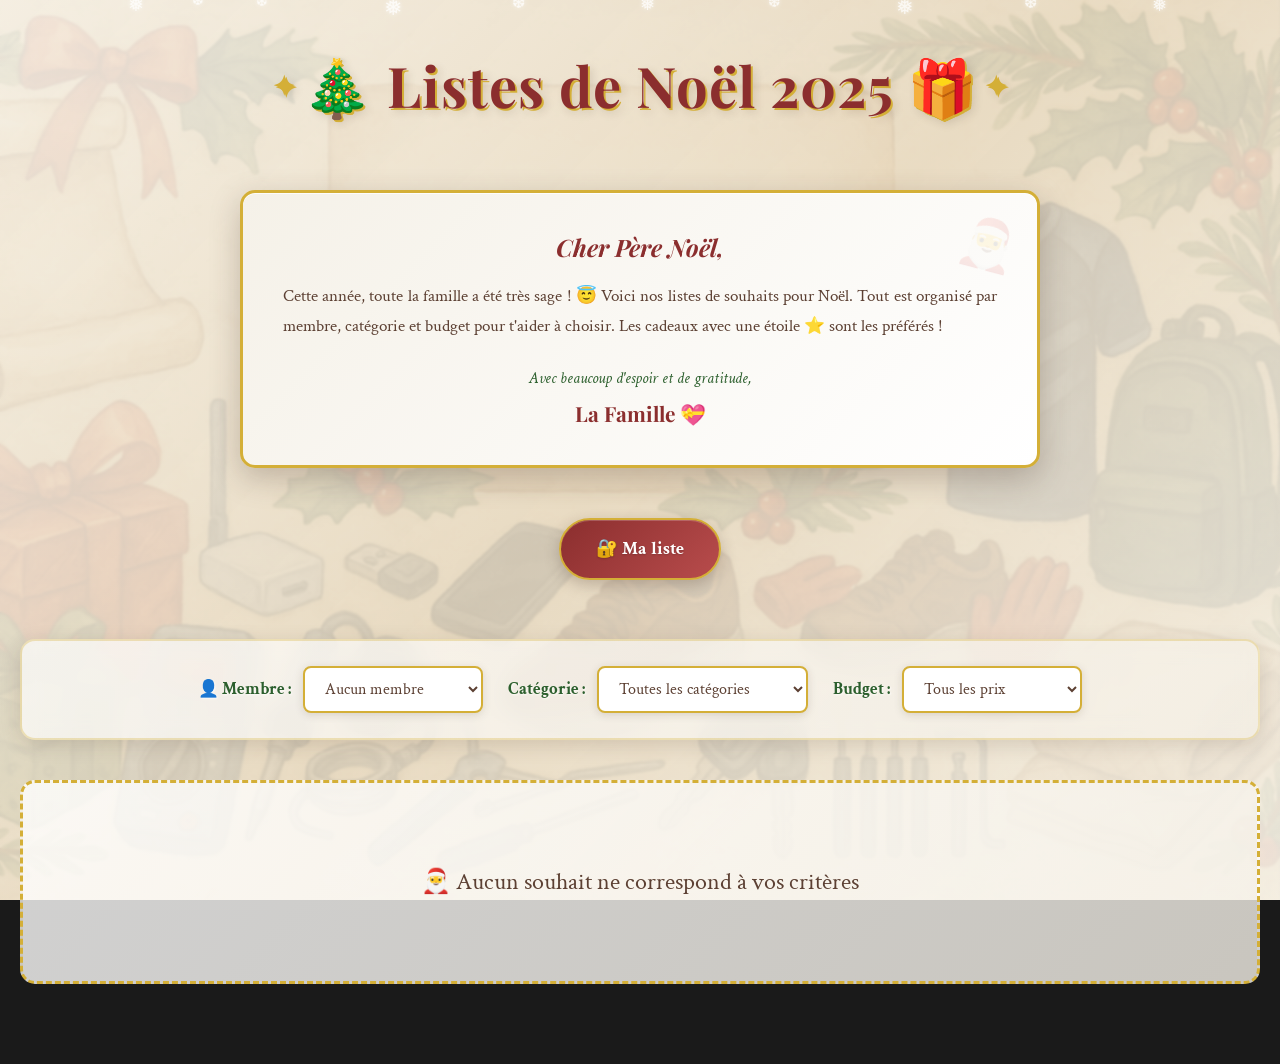
<file: index.html>
<!DOCTYPE html>
<html lang="fr">
<head>
    <meta charset="UTF-8">
    <meta name="viewport" content="width=device-width, initial-scale=1.0, maximum-scale=5.0, user-scalable=yes">
    <meta name="robots" content="noindex, nofollow">
    <meta name="theme-color" content="#2c5f2d">
    <meta name="apple-mobile-web-app-capable" content="yes">
    <meta name="apple-mobile-web-app-status-bar-style" content="black-translucent">
    <meta name="format-detection" content="telephone=no">
    <title>🎄 Ma Liste de Noël 2025</title>
    <link rel="stylesheet" href="assets/css/styles.css">
    <link rel="preconnect" href="https://fonts.googleapis.com">
    <link rel="preconnect" href="https://fonts.gstatic.com" crossorigin>
    <link href="https://fonts.googleapis.com/css2?family=Playfair+Display:wght@400;700&family=Crimson+Text:ital,wght@0,400;0,600;1,400&display=swap" rel="stylesheet">
</head>
<body>
    <!-- Flocons de neige animés -->
    <div class="snowflakes" aria-hidden="true">
        <div class="snowflake">❅</div>
        <div class="snowflake">❆</div>
        <div class="snowflake">❅</div>
        <div class="snowflake">❆</div>
        <div class="snowflake">❅</div>
        <div class="snowflake">❆</div>
        <div class="snowflake">❅</div>
        <div class="snowflake">❆</div>
        <div class="snowflake">❅</div>
        <div class="snowflake">❆</div>
    </div>

    <div class="container">
        <header>
            <h1 class="main-title">🎄 Listes de Noël 2025 🎁</h1>
            <div class="letter-intro">
                <p class="dear-santa">Cher Père Noël,</p>
                <p class="intro-text">
                    Cette année, toute la famille a été très sage ! 😇 Voici nos listes de souhaits pour Noël. 
                    Tout est organisé par membre, catégorie et budget pour t'aider à choisir. 
                    Les cadeaux avec une étoile ⭐ sont les préférés !
                </p>
                <p class="intro-signature">Avec beaucoup d'espoir et de gratitude,</p>
                <p class="intro-name">La Famille 💝</p>
            </div>
            <a href="login.html" class="btn-pdf" title="Accéder à ma liste personnelle">
                🔐 Ma liste
            </a>
        </header>

        <div class="filters">
            <div class="filter-group">
                <label>👤 Membre :</label>
                <select id="memberSelect" aria-label="Filtrer par membre">
                    <option value="all">Tous les membres</option>
                </select>
            </div>

            <div class="filter-group">
                <label>Catégorie :</label>
                <select id="categoryFilter" aria-label="Filtrer par catégorie">
                    <option value="all">Toutes les catégories</option>
                    <option value="Technologie">Technologie</option>
                    <option value="Livres / Films">Livres / Films</option>
                    <option value="Vêtements / Accessoires">Vêtements / Accessoires</option>
                    <option value="Maison / Décoration">Maison / Décoration</option>
                    <option value="Expériences">Expériences</option>
                    <option value="Autres">Autres</option>
                </select>
            </div>

            <div class="filter-group">
                <label>Budget :</label>
                <select id="priceFilter" aria-label="Filtrer par budget">
                    <option value="all">Tous les prix</option>
                    <option value="<20">Moins de 20€</option>
                    <option value="<50">Moins de 50€</option>
                    <option value="<100">Moins de 100€</option>
                    <option value=">100">Plus de 100€</option>
                </select>
            </div>
        </div>

        <div id="wishlist" class="wishlist-grid">
            <!-- Les souhaits seront ajoutés ici par JavaScript -->
        </div>

        <div id="emptyState" class="empty-state hidden">
            <p>🎅 Aucun souhait ne correspond à vos critères</p>
        </div>
    </div>

    <script src="assets/js/public.js"></script>
</body>
</html>
</file>
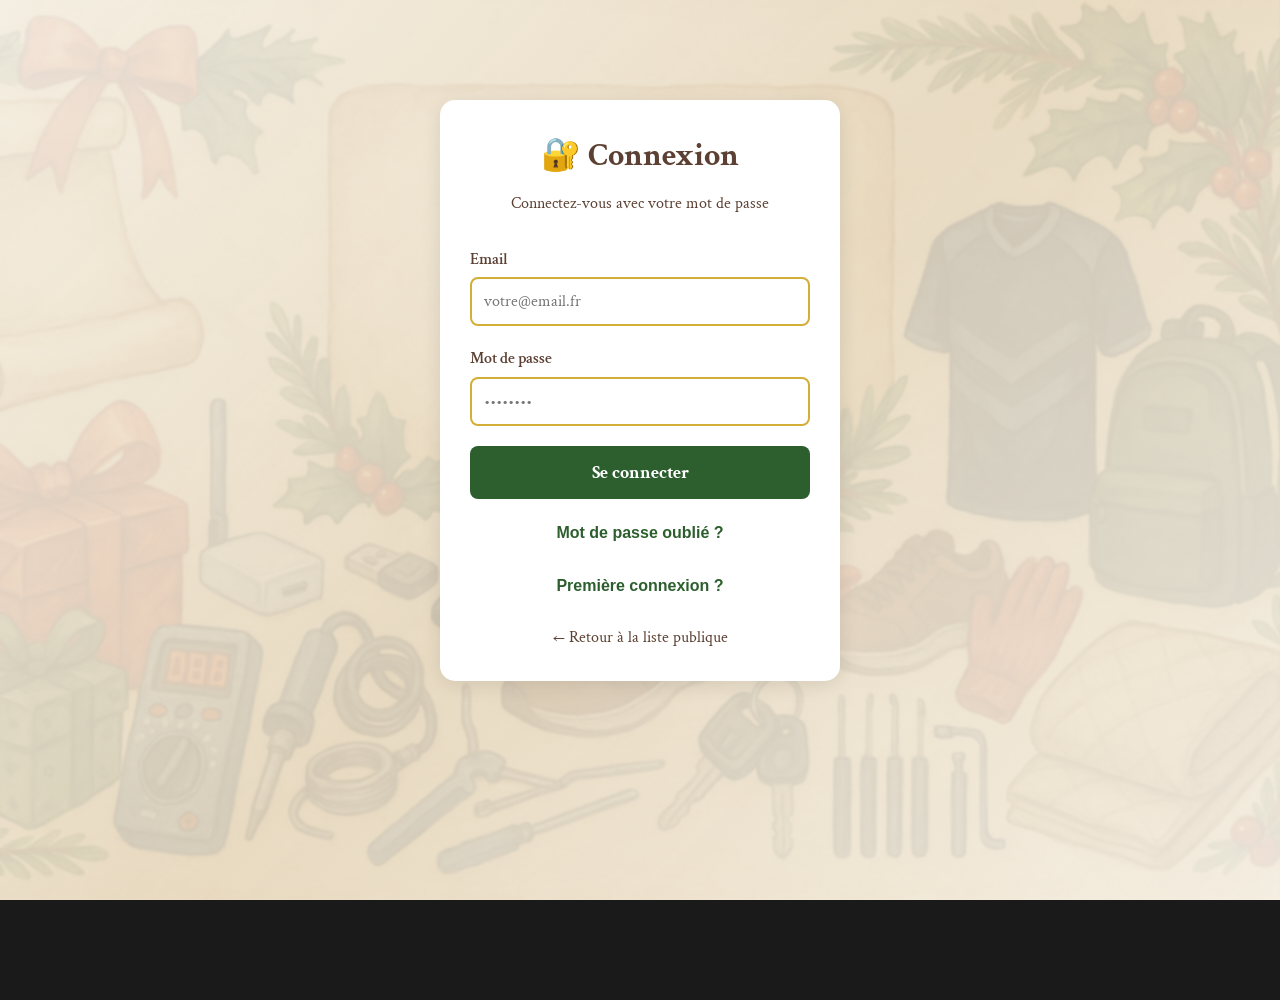
<file: admin.html>
<!DOCTYPE html>
<html lang="fr">
<head>
    <meta charset="UTF-8">
    <meta name="viewport" content="width=device-width, initial-scale=1.0, maximum-scale=5.0, user-scalable=yes">
    <meta name="robots" content="noindex, nofollow">
    <meta name="theme-color" content="#2c5f2d">
    <meta name="apple-mobile-web-app-capable" content="yes">
    <meta name="apple-mobile-web-app-status-bar-style" content="black-translucent">
    <meta name="format-detection" content="telephone=no">
    <title>🔒 Admin - Liste de Noël</title>
    <link rel="stylesheet" href="assets/css/styles.css?v=2">
    <link rel="stylesheet" href="assets/css/admin.css?v=2">
    <link rel="preconnect" href="https://fonts.googleapis.com">
    <link rel="preconnect" href="https://fonts.gstatic.com" crossorigin>
    <link href="https://fonts.googleapis.com/css2?family=Playfair+Display:wght@400;700&family=Crimson+Text:ital,wght@0,400;0,600;1,400&display=swap" rel="stylesheet">
</head>
<body>
    <div class="container">
        <header>
            <h1>🔒 Administration - Liste de Noël</h1>
            <div class="admin-nav">
                <span id="adminWelcome"></span>
                <a href="index.html" class="btn-secondary">Voir le site public</a>
                <button onclick="logout()" class="btn-secondary">Déconnexion</button>
            </div>
        </header>

        <div class="admin-panel">
            <!-- Gestion des membres -->
            <div class="form-card" style="margin-bottom: 20px;">
                <h2>👥 Gestion des membres & emails autorisés</h2>
                <div style="display: flex; gap: 10px; align-items: center; flex-wrap: wrap; margin-bottom: 15px;">
                    <button type="button" class="btn-primary" onclick="showAddMemberModal()">➕ Ajouter un membre</button>
                    <select id="memberFilter" style="flex: 1; min-width: 200px; padding: 10px; border: 2px solid var(--gold); border-radius: 8px; font-family: 'Crimson Text', serif;" title="Filtrer par membre">
                        <option value="all">Tous les membres</option>
                    </select>
                    <button type="button" class="btn-secondary" onclick="editMemberEmail()">✉️ Modifier email</button>
                    <button type="button" class="btn-secondary" onclick="deleteMember()">🗑️ Supprimer le membre</button>
                </div>
                <p style="font-size: 14px; color: #666; margin-top: 10px;">
                    ⚠️ <strong>Seuls les emails enregistrés ici peuvent se connecter au site.</strong> 
                    Ajoutez un email lors de la création d'un membre pour lui donner accès.
                </p>
            </div>

            <div class="form-card">
                <h2 id="formTitle">➕ Ajouter un souhait</h2>
                <form id="wishForm">
                    <input type="hidden" id="editId">
                    
                    <div class="form-group">
                        <label for="memberSelect">Membre *</label>
                        <select id="memberSelect" required>
                            <option value="">Choisir un membre</option>
                        </select>
                    </div>
                    
                    <div class="form-group">
                        <label for="name">Nom du souhait *</label>
                        <input type="text" id="name" required placeholder="Ex: Chargeur iPhone USB-C">
                    </div>

                    <div class="form-group">
                        <label for="category">Catégorie *</label>
                        <select id="category" required>
                            <option value="">Choisir une catégorie</option>
                            <option value="Technologie">Technologie</option>
                            <option value="Livres / Films">Livres / Films</option>
                            <option value="Vêtements / Accessoires">Vêtements / Accessoires</option>
                            <option value="Maison / Décoration">Maison / Décoration</option>
                            <option value="Expériences">Expériences</option>
                            <option value="Autres">Autres</option>
                        </select>
                    </div>

                    <div class="form-group">
                        <label for="price">Gamme de prix *</label>
                        <select id="price" required>
                            <option value="">Choisir un prix</option>
                            <option value="<20">Moins de 20€</option>
                            <option value="<50">Moins de 50€</option>
                            <option value="<100">Moins de 100€</option>
                            <option value=">100">Plus de 100€</option>
                        </select>
                    </div>

                    <div class="form-group">
                        <label for="link">Lien d'achat</label>
                        <input type="url" id="link" placeholder="https://...">
                    </div>

                    <div class="form-group">
                        <label>Image d'illustration</label>
                        <input type="hidden" id="currentImagePath">
                        
                        <div class="file-upload-wrapper">
                            <input type="file" id="imageFile" class="file-upload-input" accept="image/*">
                            <label for="imageFile" class="file-upload-label">
                                <span>📷</span>
                                <span>Cliquez pour uploader une image (ou glissez-déposez)</span>
                            </label>
                        </div>
                        
                        <div id="imagePreview" class="image-preview"></div>
                        
                        <div class="url-input-wrapper">
                            <label for="imageUrl" class="url-input-label">Ou collez une URL d'image</label>
                            <input type="url" id="imageUrl" placeholder="https://... (optionnel)">
                        </div>
                        
                        <span class="form-hint">💡 JPG, PNG, GIF ou WebP - Max 5MB - Recommandé: 800x600px</span>
                    </div>

                    <div class="form-group">
                        <label for="description">Description</label>
                        <textarea id="description" rows="3" placeholder="Ajoutez des détails si vous le souhaitez..."></textarea>
                    </div>

                    <div class="form-group checkbox-group">
                        <label>
                            <input type="checkbox" id="favorite">
                            ⭐ Souhait préféré
                        </label>
                    </div>

                    <div class="form-actions">
                        <button type="submit" class="btn-primary" id="submitBtn">Ajouter</button>
                        <button type="button" class="btn-secondary hidden" id="cancelBtn">Annuler</button>
                    </div>
                </form>
            </div>

            <div class="wishes-list">
                <h2>📋 Mes souhaits</h2>
                <div id="adminWishlist">
                    <!-- Les souhaits seront ajoutés ici par JavaScript -->
                </div>
            </div>
        </div>
    </div>

    <script src="assets/js/admin.js"></script>
</body>
</html>
</file>
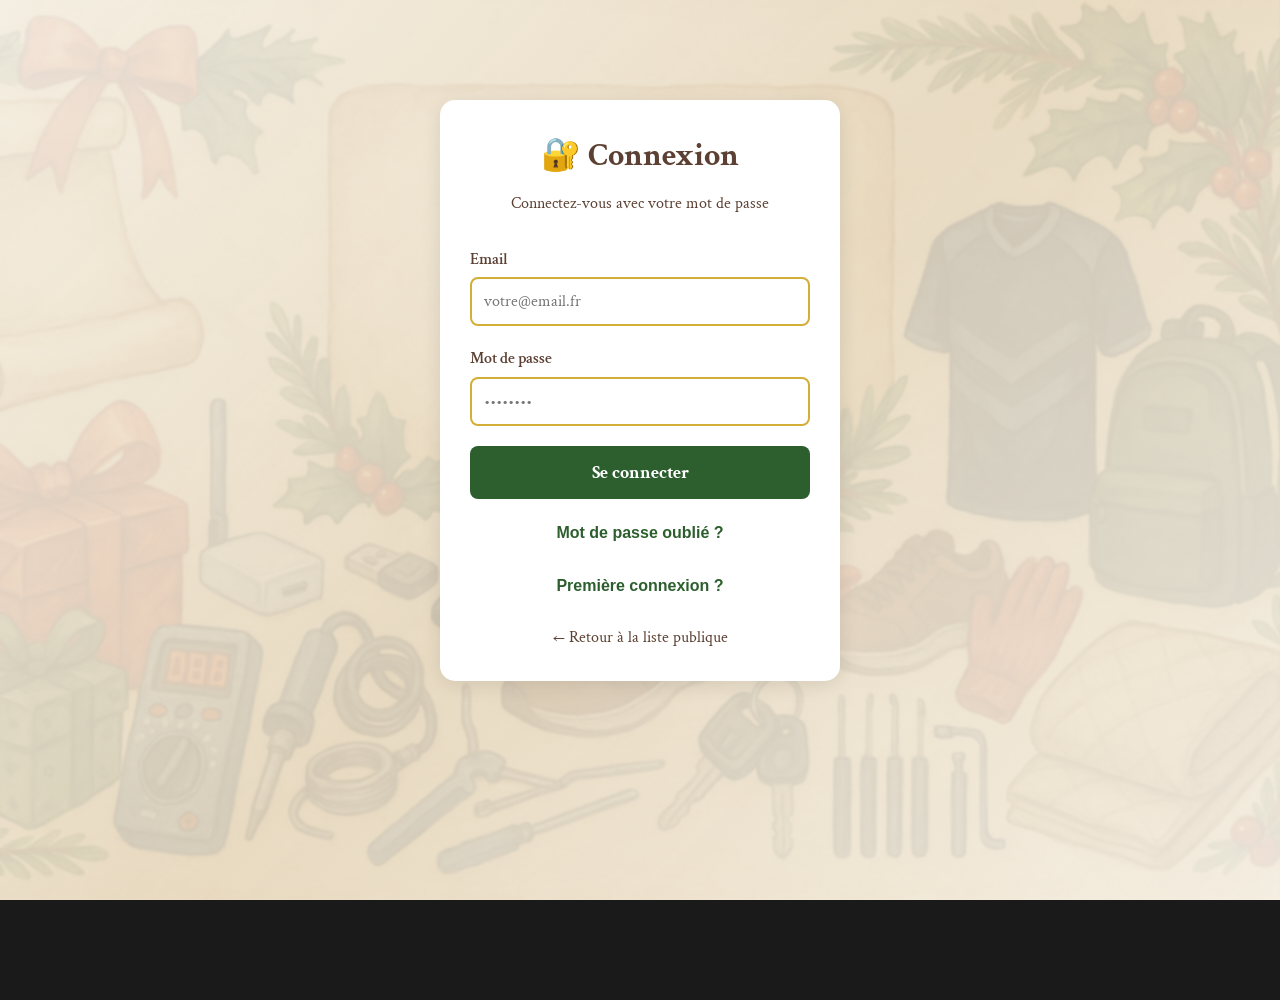
<file: login.html>
<!DOCTYPE html>
<html lang="fr">
<head>
    <meta charset="UTF-8">
    <meta name="viewport" content="width=device-width, initial-scale=1.0">
    <meta name="robots" content="noindex, nofollow">
    <title>🔐 Connexion - Liste de Noël</title>
    <link rel="stylesheet" href="assets/css/styles.css">
    <link rel="preconnect" href="https://fonts.googleapis.com">
    <link rel="preconnect" href="https://fonts.gstatic.com" crossorigin>
    <link href="https://fonts.googleapis.com/css2?family=Playfair+Display:wght@400;700&family=Crimson+Text:ital,wght@0,400;0,600;1,400&display=swap" rel="stylesheet">
    <style>
        .login-container {
            max-width: 400px;
            margin: 100px auto;
            padding: 30px;
            background: white;
            border-radius: 15px;
            box-shadow: 0 4px 20px rgba(0,0,0,0.1);
        }
        
        .login-header {
            text-align: center;
            margin-bottom: 30px;
        }
        
        .login-header h1 {
            color: var(--green);
            margin-bottom: 10px;
        }
        
        .form-group {
            margin-bottom: 20px;
        }
        
        .form-group label {
            display: block;
            margin-bottom: 5px;
            font-weight: 600;
            color: var(--green-dark);
        }
        
        .form-group input {
            width: 100%;
            padding: 12px;
            border: 2px solid var(--gold);
            border-radius: 8px;
            font-size: 16px;
            font-family: 'Crimson Text', serif;
        }
        
        .form-group input:focus {
            outline: none;
            border-color: var(--green);
        }
        
        .btn-login {
            width: 100%;
            padding: 15px;
            background: #2c5f2d;
            color: #ffffff;
            border: none;
            border-radius: 8px;
            font-size: 18px;
            font-weight: 700;
            cursor: pointer;
            transition: all 0.3s;
            font-family: 'Crimson Text', serif;
        }
        
        .btn-login:hover {
            background: #1a3a1b;
            transform: translateY(-2px);
            box-shadow: 0 4px 12px rgba(44, 95, 45, 0.3);
        }
        
        .btn-login:active {
            transform: translateY(0);
        }
        
        .error-message {
            background: #ffe6e6;
            color: #c00;
            padding: 10px;
            border-radius: 5px;
            margin-bottom: 15px;
            display: none;
        }
        
        .success-message {
            background: #e6ffe6;
            color: #060;
            padding: 10px;
            border-radius: 5px;
            margin-bottom: 15px;
            display: none;
        }
        
        .back-link {
            text-align: center;
            margin-top: 20px;
        }
        
        .back-link a {
            color: var(--green);
            text-decoration: none;
        }
        
        .step-indicator {
            text-align: center;
            margin-bottom: 20px;
            color: #666;
            font-size: 14px;
        }
        
        .hidden {
            display: none !important;
        }
        
        .link-button {
            background: none;
            border: none;
            color: #2c5f2d;
            text-decoration: none;
            cursor: pointer;
            font-size: 16px;
            margin-top: 15px;
            display: block;
            width: 100%;
            text-align: center;
            padding: 10px;
            font-weight: 600;
        }
        
        .link-button:hover {
            color: #1a3a1b;
            text-decoration: underline;
        }
    </style>
</head>
<body>
    <div class="login-container">
        <div class="login-header">
            <h1>🔐 Connexion</h1>
            <p id="headerText">Entrez votre email pour recevoir un code</p>
        </div>
        
        <div id="errorMessage" class="error-message"></div>
        <div id="successMessage" class="success-message"></div>
        
        <div class="step-indicator" id="stepIndicator">Étape 1/3</div>
        
        <!-- Étape 1: Demander l'email -->
        <form id="emailForm" class="login-step hidden">
            <div class="form-group">
                <label for="email">Email</label>
                <input type="email" id="email" required placeholder="votre@email.fr">
            </div>
            
            <button type="submit" class="btn-login">Recevoir un code</button>
        </form>
        
        <!-- Étape 2: Entrer le code -->
        <form id="codeForm" class="login-step hidden">
            <div class="form-group">
                <label for="code">Code de vérification</label>
                <input type="text" id="code" required placeholder="000000" maxlength="6" pattern="[0-9]{6}">
                <small>Un code à 6 chiffres vous a été envoyé par email</small>
            </div>
            
            <button type="submit" class="btn-login">Vérifier le code</button>
            <button type="button" class="link-button" id="resendCode">Renvoyer le code</button>
        </form>
        
        <!-- Étape 3: Créer un mot de passe (première connexion) -->
        <form id="passwordForm" class="login-step hidden">
            <div class="form-group">
                <label for="newPassword">Créer un mot de passe</label>
                <input type="password" id="newPassword" required placeholder="••••••••" minlength="6">
                <small>Minimum 6 caractères</small>
            </div>
            
            <div class="form-group">
                <label for="confirmPassword">Confirmer le mot de passe</label>
                <input type="password" id="confirmPassword" required placeholder="••••••••">
            </div>
            
            <button type="submit" class="btn-login">Créer et se connecter</button>
        </form>
        
        <!-- Connexion avec mot de passe existant -->
        <form id="loginForm" class="login-step">
            <div class="form-group">
                <label for="loginEmail">Email</label>
                <input type="email" id="loginEmail" required placeholder="votre@email.fr">
            </div>
            
            <div class="form-group">
                <label for="loginPassword">Mot de passe</label>
                <input type="password" id="loginPassword" required placeholder="••••••••">
            </div>
            
            <button type="submit" class="btn-login">Se connecter</button>
            <button type="button" class="link-button" id="forgotPassword">Mot de passe oublié ?</button>
            <button type="button" class="link-button" id="firstConnection">Première connexion ?</button>
        </form>
        
        <div class="back-link">
            <a href="index.html">← Retour à la liste publique</a>
        </div>
    </div>

    <script>
        let currentEmail = '';
        let currentMemberId = '';
        let currentStep = 1;
        
        const errorDiv = document.getElementById('errorMessage');
        const successDiv = document.getElementById('successMessage');
        const stepIndicator = document.getElementById('stepIndicator');
        const headerText = document.getElementById('headerText');
        
        function showError(message) {
            errorDiv.textContent = '❌ ' + message;
            errorDiv.style.display = 'block';
            successDiv.style.display = 'none';
        }
        
        function showSuccess(message) {
            successDiv.textContent = '✅ ' + message;
            successDiv.style.display = 'block';
            errorDiv.style.display = 'none';
        }
        
        function hideMessages() {
            errorDiv.style.display = 'none';
            successDiv.style.display = 'none';
        }
        
        function showStep(step) {
            currentStep = step;
            document.querySelectorAll('.login-step').forEach(form => form.classList.add('hidden'));
            hideMessages();
            
            if (step === 1) {
                document.getElementById('emailForm').classList.remove('hidden');
                headerText.textContent = 'Première connexion - Entrez votre email';
                stepIndicator.textContent = 'Étape 1/3';
            } else if (step === 2) {
                document.getElementById('codeForm').classList.remove('hidden');
                headerText.textContent = 'Vérifiez votre email';
                stepIndicator.textContent = 'Étape 2/3';
            } else if (step === 3) {
                document.getElementById('passwordForm').classList.remove('hidden');
                headerText.textContent = 'Créez votre mot de passe';
                stepIndicator.textContent = 'Étape 3/3';
            } else if (step === 'login') {
                document.getElementById('loginForm').classList.remove('hidden');
                headerText.textContent = 'Connectez-vous avec votre mot de passe';
                stepIndicator.textContent = '';
            }
        }
        
        // Étape 1: Demander le code par email
        document.getElementById('emailForm').addEventListener('submit', async (e) => {
            e.preventDefault();
            hideMessages();
            
            const submitBtn = e.target.querySelector('button[type="submit"]');
            const originalText = submitBtn.textContent;
            submitBtn.textContent = 'Envoi en cours...';
            submitBtn.disabled = true;
            
            try {
                currentEmail = document.getElementById('email').value;
                
                const response = await fetch('includes/api.php?action=requestCode', {
                    method: 'POST',
                    headers: { 'Content-Type': 'application/json' },
                    body: JSON.stringify({ email: currentEmail })
                });
                
                const result = await response.json();
                
                if (result.success) {
                    showSuccess('Code envoyé ! Vérifiez votre boîte email.');
                    setTimeout(() => showStep(2), 1500);
                } else {
                    showError(result.message);
                }
            } catch (error) {
                console.error('Erreur:', error);
                showError('Erreur lors de l\'envoi du code');
            } finally {
                submitBtn.textContent = originalText;
                submitBtn.disabled = false;
            }
        });
        
        // Étape 2: Vérifier le code
        document.getElementById('codeForm').addEventListener('submit', async (e) => {
            e.preventDefault();
            hideMessages();
            
            const submitBtn = e.target.querySelector('button[type="submit"]');
            const originalText = submitBtn.textContent;
            submitBtn.textContent = 'Vérification...';
            submitBtn.disabled = true;
            
            try {
                const code = document.getElementById('code').value;
                
                const response = await fetch('includes/api.php?action=verifyCode', {
                    method: 'POST',
                    headers: { 'Content-Type': 'application/json' },
                    body: JSON.stringify({ email: currentEmail, code: code })
                });
                
                const result = await response.json();
                
                if (result.success) {
                    if (result.needsPassword) {
                        // Première connexion, créer un mot de passe
                        currentMemberId = result.memberId;
                        showSuccess('Code vérifié ! Créez maintenant votre mot de passe.');
                        setTimeout(() => showStep(3), 1500);
                    } else {
                        // Connexion directe
                        showSuccess('Connexion réussie ! Redirection...');
                        setTimeout(() => {
                            if (result.user.role === 'admin') {
                                window.location.href = 'admin.html';
                            } else {
                                window.location.href = 'my-list.html';
                            }
                        }, 1500);
                    }
                } else {
                    showError(result.message);
                }
            } catch (error) {
                console.error('Erreur:', error);
                showError('Erreur lors de la vérification');
            } finally {
                submitBtn.textContent = originalText;
                submitBtn.disabled = false;
            }
        });
        
        // Renvoyer le code
        document.getElementById('resendCode').addEventListener('click', async () => {
            hideMessages();
            try {
                const response = await fetch('includes/api.php?action=requestCode', {
                    method: 'POST',
                    headers: { 'Content-Type': 'application/json' },
                    body: JSON.stringify({ email: currentEmail })
                });
                
                const result = await response.json();
                if (result.success) {
                    showSuccess('Nouveau code envoyé !');
                } else {
                    showError(result.message);
                }
            } catch (error) {
                showError('Erreur lors du renvoi');
            }
        });
        
        // Étape 3: Créer le mot de passe
        document.getElementById('passwordForm').addEventListener('submit', async (e) => {
            e.preventDefault();
            hideMessages();
            
            const newPassword = document.getElementById('newPassword').value;
            const confirmPassword = document.getElementById('confirmPassword').value;
            
            if (newPassword !== confirmPassword) {
                showError('Les mots de passe ne correspondent pas');
                return;
            }
            
            if (newPassword.length < 6) {
                showError('Le mot de passe doit contenir au moins 6 caractères');
                return;
            }
            
            const submitBtn = e.target.querySelector('button[type="submit"]');
            const originalText = submitBtn.textContent;
            submitBtn.textContent = 'Création...';
            submitBtn.disabled = true;
            
            try {
                const response = await fetch('includes/api.php?action=setPassword', {
                    method: 'POST',
                    headers: { 'Content-Type': 'application/json' },
                    body: JSON.stringify({ memberId: currentMemberId, password: newPassword })
                });
                
                const result = await response.json();
                
                if (result.success) {
                    showSuccess('Mot de passe créé ! Redirection...');
                    setTimeout(() => {
                        if (result.user.role === 'admin') {
                            window.location.href = 'admin.html';
                        } else {
                            window.location.href = 'my-list.html';
                        }
                    }, 1500);
                } else {
                    showError(result.message);
                }
            } catch (error) {
                console.error('Erreur:', error);
                showError('Erreur lors de la création du mot de passe');
            } finally {
                submitBtn.textContent = originalText;
                submitBtn.disabled = false;
            }
        });
        
        // Connexion directe avec mot de passe
        document.getElementById('loginForm').addEventListener('submit', async (e) => {
            e.preventDefault();
            hideMessages();
            
            const submitBtn = e.target.querySelector('button[type="submit"]');
            const originalText = submitBtn.textContent;
            submitBtn.textContent = 'Connexion...';
            submitBtn.disabled = true;
            
            try {
                const email = document.getElementById('loginEmail').value;
                const password = document.getElementById('loginPassword').value;
                
                const response = await fetch('includes/api.php?action=login', {
                    method: 'POST',
                    headers: { 'Content-Type': 'application/json' },
                    body: JSON.stringify({ email, password })
                });
                
                const result = await response.json();
                
                if (result.success) {
                    showSuccess('Connexion réussie ! Redirection...');
                    setTimeout(() => {
                        if (result.user.role === 'admin') {
                            window.location.href = 'admin.html';
                        } else {
                            window.location.href = 'my-list.html';
                        }
                    }, 1000);
                } else {
                    showError(result.message);
                }
            } catch (error) {
                console.error('Erreur:', error);
                showError('Une erreur est survenue');
            } finally {
                submitBtn.textContent = originalText;
                submitBtn.disabled = false;
            }
        });
        
        // Mot de passe oublié - redemander le code
        document.getElementById('forgotPassword').addEventListener('click', () => {
            showStep(1);
        });
        
        // Première connexion - redemander le code
        document.getElementById('firstConnection').addEventListener('click', () => {
            showStep(1);
        });
        
        // Vérifier si déjà connecté
        (async () => {
            try {
                const response = await fetch('includes/api.php?action=getCurrentUser');
                const result = await response.json();
                
                if (result.success) {
                    if (result.user.role === 'admin') {
                        window.location.href = 'admin.html';
                    } else {
                        window.location.href = 'my-list.html';
                    }
                } else {
                    // Pas connecté, afficher le formulaire de connexion
                    showStep('login');
                }
            } catch (error) {
                // Pas connecté, afficher le formulaire de connexion
                showStep('login');
            }
        })();
    </script>
</body>
</html>
</file>
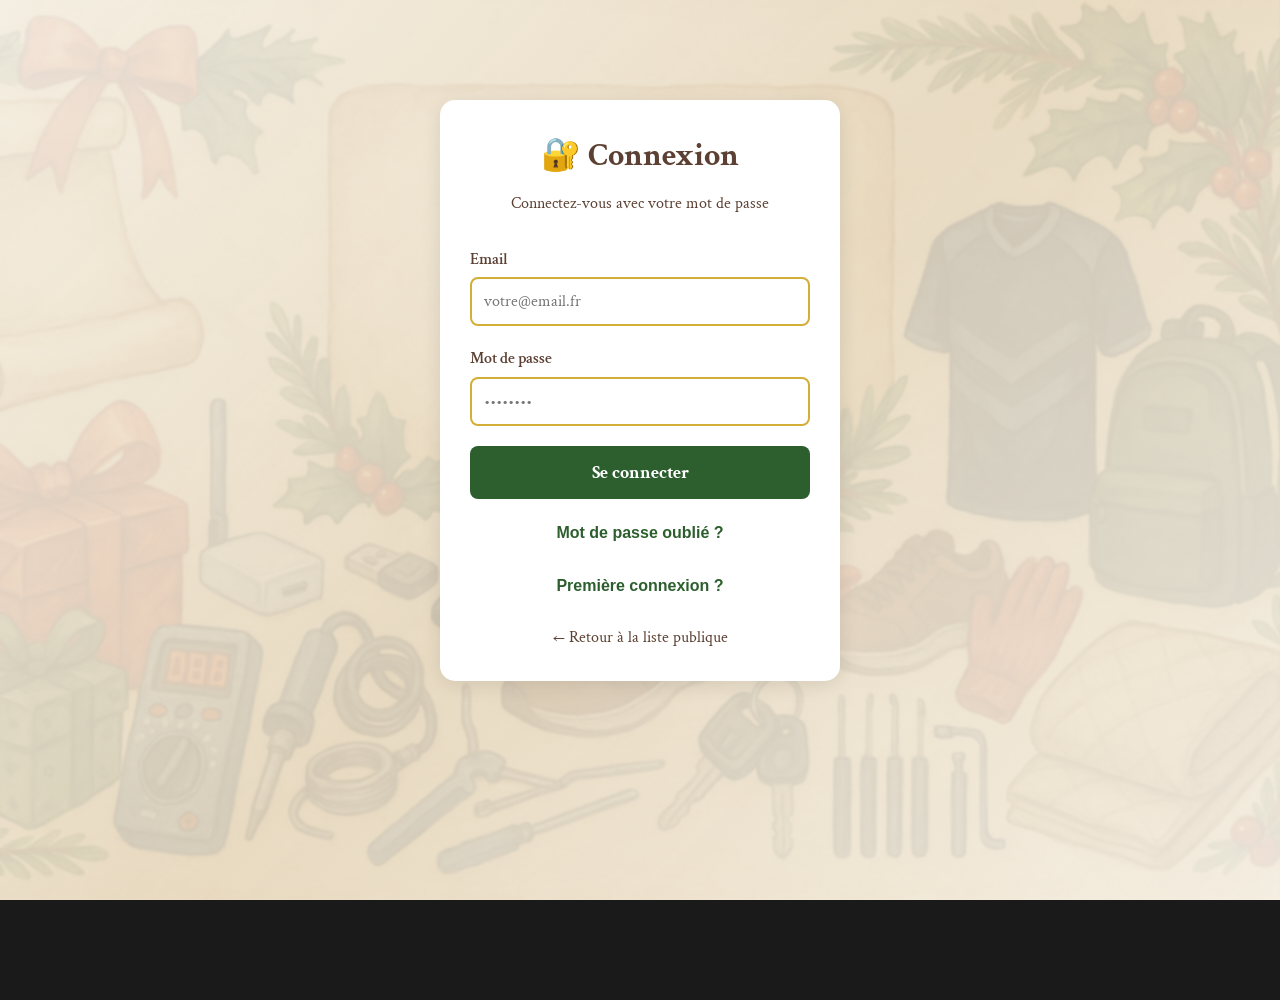
<file: my-list.html>
<!DOCTYPE html>
<html lang="fr">
<head>
    <meta charset="UTF-8">
    <meta name="viewport" content="width=device-width, initial-scale=1.0">
    <meta name="robots" content="noindex, nofollow">
    <title>🎄 Ma Liste de Noël</title>
    <link rel="stylesheet" href="assets/css/styles.css">
    <link rel="stylesheet" href="assets/css/admin.css">
    <link rel="preconnect" href="https://fonts.googleapis.com">
    <link rel="preconnect" href="https://fonts.gstatic.com" crossorigin>
    <link href="https://fonts.googleapis.com/css2?family=Playfair+Display:wght@400;700&family=Crimson+Text:ital,wght@0,400;0,600;1,400&display=swap" rel="stylesheet">
</head>
<body>
    <div class="container">
        <header>
            <h1 id="pageTitle">🎄 Ma Liste de Noël</h1>
            <div class="admin-nav">
                <span id="welcomeMessage"></span>
                <a href="index.html" class="btn-secondary">Voir toutes les listes</a>
                <button onclick="logout()" class="btn-secondary">Déconnexion</button>
            </div>
        </header>

        <div class="admin-panel">
            <div class="form-card">
                <h2 id="formTitle">➕ Ajouter un souhait</h2>
                <form id="wishForm">
                    <input type="hidden" id="editId">
                    <input type="hidden" id="memberId">
                    
                    <div class="form-group">
                        <label for="name">Nom du souhait *</label>
                        <input type="text" id="name" required placeholder="Ex: Chargeur iPhone USB-C">
                    </div>

                    <div class="form-group">
                        <label for="category">Catégorie *</label>
                        <select id="category" required>
                            <option value="">Choisir une catégorie</option>
                            <option value="Technologie">Technologie</option>
                            <option value="Livres / Films">Livres / Films</option>
                            <option value="Vêtements / Accessoires">Vêtements / Accessoires</option>
                            <option value="Maison / Décoration">Maison / Décoration</option>
                            <option value="Expériences">Expériences</option>
                            <option value="Autres">Autres</option>
                        </select>
                    </div>

                    <div class="form-group">
                        <label for="price">Gamme de prix *</label>
                        <select id="price" required>
                            <option value="">Choisir un prix</option>
                            <option value="<20">Moins de 20€</option>
                            <option value="<50">Moins de 50€</option>
                            <option value="<100">Moins de 100€</option>
                            <option value=">100">Plus de 100€</option>
                        </select>
                    </div>

                    <div class="form-group">
                        <label for="link">Lien d'achat</label>
                        <input type="url" id="link" placeholder="https://...">
                    </div>

                    <div class="form-group">
                        <label>Image d'illustration</label>
                        <input type="hidden" id="currentImagePath">
                        
                        <div class="file-upload-wrapper">
                            <input type="file" id="imageFile" class="file-upload-input" accept="image/*">
                            <label for="imageFile" class="file-upload-label">
                                <span>📷</span>
                                <span>Cliquez pour uploader une image (ou glissez-déposez)</span>
                            </label>
                        </div>
                        
                        <div id="imagePreview" class="image-preview"></div>
                        
                        <div class="url-input-wrapper">
                            <label for="imageUrl" class="url-input-label">Ou collez une URL d'image</label>
                            <input type="url" id="imageUrl" placeholder="https://... (optionnel)">
                        </div>
                        
                        <span class="form-hint">💡 JPG, PNG, GIF ou WebP - Max 5MB - Recommandé: 800x600px</span>
                    </div>

                    <div class="form-group">
                        <label for="description">Description</label>
                        <textarea id="description" rows="3" placeholder="Ajoutez des détails si vous le souhaitez..."></textarea>
                    </div>

                    <div class="form-group checkbox-group">
                        <label>
                            <input type="checkbox" id="favorite">
                            ⭐ Souhait préféré
                        </label>
                    </div>

                    <div class="form-actions">
                        <button type="submit" class="btn-primary" id="submitBtn">Ajouter</button>
                        <button type="button" class="btn-secondary hidden" id="cancelBtn">Annuler</button>
                    </div>
                </form>
            </div>

            <div class="wishes-list">
                <h2>📋 Mes souhaits</h2>
                <div id="myWishlist">
                    <!-- Les souhaits seront ajoutés ici par JavaScript -->
                </div>
            </div>
        </div>
    </div>

    <script src="assets/js/my-list.js"></script>
</body>
</html>
</file>
<file: assets/css/styles.css>
/* ============================================
   VARIABLES & CONFIGURATION
   ============================================ */
:root {
    /* Palette vintage Noël - tons chauds et doux */
    --red-vintage: #8b2e2e;
    --red-light: #b84c4c;
    --green-vintage: #2c5f2d;
    --green-light: #3d7a3e;
    --gold: #d4af37;
    --cream: #f5f1e8;
    --cream-dark: #e8dcc7;
    --brown: #5c4033;
    --white-snow: #ffffff;
    --shadow-soft: rgba(60, 40, 30, 0.15);
    --shadow-medium: rgba(60, 40, 30, 0.25);
    
    /* Typographie */
    --font-title: 'Playfair Display', 'Georgia', 'Times New Roman', serif;
    --font-body: 'Crimson Text', 'Palatino Linotype', 'Book Antiqua', Palatino, serif;
    
    /* Transitions */
    --transition-smooth: all 0.4s cubic-bezier(0.4, 0, 0.2, 1);
    --transition-bounce: all 0.5s cubic-bezier(0.68, -0.55, 0.265, 1.55);
}

/* ============================================
   RESET & BASE
   ============================================ */
* {
    margin: 0;
    padding: 0;
    box-sizing: border-box;
}

body {
    font-family: var(--font-body);
    background-color: #1a1a1a;
    color: var(--brown);
    line-height: 1.6;
    position: relative;
    min-height: 100vh;
    overflow-x: hidden;
}

/* Fond d'écran avec superposition subtile */
body::before {
    content: '';
    position: fixed;
    top: 0;
    left: 0;
    width: 100%;
    height: 100%;
    background-image: url('../images/fond.png');
    background-size: cover;
    background-position: center;
    background-attachment: fixed;
    z-index: -2;
}

/* Superposition pour intégrer le fond avec le contenu */
body::after {
    content: '';
    position: fixed;
    top: 0;
    left: 0;
    width: 100%;
    height: 100%;
    background: linear-gradient(
        135deg,
        rgba(245, 241, 232, 0.92) 0%,
        rgba(232, 220, 199, 0.88) 50%,
        rgba(245, 241, 232, 0.92) 100%
    );
    z-index: -1;
    -webkit-backdrop-filter: blur(1px);
    backdrop-filter: blur(1px);
}

/* ============================================
   ANIMATIONS FLOCONS DE NEIGE
   ============================================ */
.snowflakes {
    position: fixed;
    top: 0;
    left: 0;
    width: 100%;
    height: 100%;
    pointer-events: none;
    z-index: 999;
    overflow: hidden;
}

.snowflake {
    position: absolute;
    top: -10px;
    color: var(--white-snow);
    font-size: 1em;
    font-family: Arial, sans-serif;
    text-shadow: 0 0 5px rgba(255, 255, 255, 0.8);
    animation: snowfall linear infinite;
    opacity: 0.8;
}

@keyframes snowfall {
    0% {
        transform: translateY(0) rotate(0deg);
        opacity: 0.8;
    }
    100% {
        transform: translateY(100vh) rotate(360deg);
        opacity: 0.3;
    }
}

/* Distribution aléatoire des flocons */
.snowflake:nth-child(1) { left: 10%; animation-duration: 10s; animation-delay: 0s; font-size: 1.2em; }
.snowflake:nth-child(2) { left: 20%; animation-duration: 12s; animation-delay: 2s; font-size: 0.9em; }
.snowflake:nth-child(3) { left: 30%; animation-duration: 9s; animation-delay: 4s; font-size: 1.4em; }
.snowflake:nth-child(4) { left: 40%; animation-duration: 11s; animation-delay: 1s; font-size: 1em; }
.snowflake:nth-child(5) { left: 50%; animation-duration: 13s; animation-delay: 3s; font-size: 1.1em; }
.snowflake:nth-child(6) { left: 60%; animation-duration: 10s; animation-delay: 5s; font-size: 0.95em; }
.snowflake:nth-child(7) { left: 70%; animation-duration: 12s; animation-delay: 2.5s; font-size: 1.3em; }
.snowflake:nth-child(8) { left: 80%; animation-duration: 11s; animation-delay: 4.5s; font-size: 1em; }
.snowflake:nth-child(9) { left: 90%; animation-duration: 9s; animation-delay: 1.5s; font-size: 1.15em; }
.snowflake:nth-child(10) { left: 15%; animation-duration: 13s; animation-delay: 3.5s; font-size: 0.85em; }

/* ============================================
   CONTAINER & LAYOUT
   ============================================ */
.container {
    max-width: 1400px;
    margin: 0 auto;
    padding: 40px 20px;
    position: relative;
    z-index: 1;
}

/* ============================================
   HEADER & TITRE
   ============================================ */
header {
    text-align: center;
    margin-bottom: 50px;
    animation: fadeInDown 1s ease-out;
}

@keyframes fadeInDown {
    from {
        opacity: 0;
        transform: translateY(-30px);
    }
    to {
        opacity: 1;
        transform: translateY(0);
    }
}

.main-title {
    font-family: var(--font-title);
    font-size: clamp(2.2rem, 5vw, 3.5rem);
    color: var(--red-vintage);
    text-shadow: 
        2px 2px 0 var(--gold),
        4px 4px 10px var(--shadow-soft);
    margin-bottom: 30px;
    letter-spacing: 1px;
    position: relative;
    display: inline-block;
    padding: 0 20px;
}

.main-title::before,
.main-title::after {
    content: '✦';
    position: absolute;
    top: 50%;
    transform: translateY(-50%);
    color: var(--gold);
    font-size: 0.5em;
    animation: twinkle 2s ease-in-out infinite;
}

.main-title::before { left: -10px; }
.main-title::after { right: -10px; animation-delay: 1s; }

@keyframes twinkle {
    0%, 100% { opacity: 1; transform: translateY(-50%) scale(1); }
    50% { opacity: 0.5; transform: translateY(-50%) scale(1.2); }
}

/* ============================================
   LETTRE D'INTRODUCTION
   ============================================ */
.letter-intro {
    background: linear-gradient(135deg, var(--cream) 0%, var(--white-snow) 100%);
    border: 3px solid var(--gold);
    border-radius: 15px;
    padding: 35px 40px;
    margin: 30px auto;
    max-width: 800px;
    box-shadow: 
        0 10px 30px var(--shadow-medium),
        inset 0 1px 0 rgba(255, 255, 255, 0.8);
    position: relative;
    overflow: hidden;
}

.letter-intro::before {
    content: '🎅';
    position: absolute;
    top: 15px;
    right: 20px;
    font-size: 3rem;
    opacity: 0.1;
    transform: rotate(15deg);
}

.dear-santa {
    font-family: var(--font-title);
    font-size: 1.5rem;
    color: var(--red-vintage);
    font-style: italic;
    margin-bottom: 15px;
    font-weight: bold;
}

.intro-text {
    font-size: 1.05rem;
    line-height: 1.8;
    color: var(--brown);
    margin-bottom: 20px;
    text-align: justify;
}

.intro-signature {
    font-style: italic;
    color: var(--green-vintage);
    margin-top: 25px;
    margin-bottom: 5px;
}

.intro-name {
    font-family: var(--font-title);
    font-size: 1.3rem;
    color: var(--red-vintage);
    font-weight: bold;
}

/* ============================================
   BOUTON PDF
   ============================================ */
.btn-pdf {
    display: inline-block;
    background: linear-gradient(135deg, var(--red-vintage) 0%, var(--red-light) 100%);
    color: var(--white-snow);
    padding: 15px 35px;
    border-radius: 50px;
    text-decoration: none;
    font-weight: bold;
    font-size: 1.1rem;
    box-shadow: 
        0 5px 15px var(--shadow-medium),
        inset 0 1px 0 rgba(255, 255, 255, 0.2);
    transition: var(--transition-smooth);
    margin-top: 20px;
    border: 2px solid var(--gold);
    position: relative;
    overflow: hidden;
    text-shadow: 0 1px 2px rgba(0, 0, 0, 0.2);
}

.btn-pdf::before {
    content: '';
    position: absolute;
    top: 50%;
    left: 50%;
    width: 0;
    height: 0;
    border-radius: 50%;
    background: rgba(255, 255, 255, 0.2);
    transform: translate(-50%, -50%);
    transition: width 0.6s, height 0.6s;
}

.btn-pdf:hover {
    transform: translateY(-3px) scale(1.05);
    box-shadow: 
        0 8px 25px var(--shadow-medium),
        inset 0 1px 0 rgba(255, 255, 255, 0.3);
    border-color: var(--white-snow);
    color: var(--white-snow);
}

.btn-pdf:hover::before {
    width: 300px;
    height: 300px;
}

.btn-pdf:active {
    transform: translateY(-1px) scale(1.02);
}

/* ============================================
   FILTRES
   ============================================ */
.filters {
    display: flex;
    gap: 25px;
    justify-content: center;
    flex-wrap: wrap;
    margin: 40px 0;
    padding: 25px;
    background: linear-gradient(135deg, rgba(255, 255, 255, 0.7) 0%, rgba(245, 241, 232, 0.7) 100%);
    border-radius: 15px;
    -webkit-backdrop-filter: blur(10px);
    backdrop-filter: blur(10px);
    border: 2px solid rgba(212, 175, 55, 0.3);
    box-shadow: 0 5px 20px var(--shadow-soft);
}

.filter-group {
    display: flex;
    align-items: center;
    gap: 12px;
}

.filter-group label {
    font-weight: bold;
    color: var(--green-vintage);
    font-size: 1.05rem;
    text-shadow: 1px 1px 2px rgba(255, 255, 255, 0.8);
}

.filter-group select {
    padding: 10px 16px;
    border: 2px solid var(--gold);
    border-radius: 8px;
    background: var(--white-snow);
    color: var(--brown);
    font-family: var(--font-body);
    font-size: 1rem;
    cursor: pointer;
    transition: var(--transition-smooth);
    box-shadow: 0 2px 8px var(--shadow-soft);
    min-width: 180px;
}

.filter-group select:hover {
    border-color: var(--red-vintage);
    transform: translateY(-2px);
    box-shadow: 0 4px 12px var(--shadow-medium);
}

.filter-group select:focus {
    outline: none;
    border-color: var(--green-vintage);
    box-shadow: 0 0 0 3px rgba(44, 95, 45, 0.2);
}

/* ============================================
   GRILLE DE SOUHAITS
   ============================================ */
.wishlist-grid {
    display: grid;
    grid-template-columns: repeat(auto-fill, minmax(320px, 1fr));
    gap: 30px;
    margin-top: 40px;
}

/* ============================================
   CARTE DE SOUHAIT
   ============================================ */
.wish-card {
    background: linear-gradient(135deg, var(--white-snow) 0%, var(--cream) 100%);
    border-radius: 15px;
    padding: 25px;
    box-shadow: 0 5px 20px var(--shadow-soft);
    transition: var(--transition-smooth);
    border: 3px solid transparent;
    position: relative;
    overflow: hidden;
    animation: fadeInUp 0.6s ease-out backwards;
}

@keyframes fadeInUp {
    from {
        opacity: 0;
        transform: translateY(30px);
    }
    to {
        opacity: 1;
        transform: translateY(0);
    }
}

/* Animation décalée pour chaque carte */
.wish-card:nth-child(1) { animation-delay: 0.1s; }
.wish-card:nth-child(2) { animation-delay: 0.2s; }
.wish-card:nth-child(3) { animation-delay: 0.3s; }
.wish-card:nth-child(4) { animation-delay: 0.4s; }
.wish-card:nth-child(5) { animation-delay: 0.5s; }
.wish-card:nth-child(6) { animation-delay: 0.6s; }

.wish-card::before {
    content: '';
    position: absolute;
    top: -2px;
    left: -2px;
    right: -2px;
    bottom: -2px;
    background: linear-gradient(135deg, var(--gold) 0%, var(--red-vintage) 50%, var(--green-vintage) 100%);
    border-radius: 15px;
    opacity: 0;
    transition: opacity 0.4s ease;
    z-index: -1;
}

.wish-card:hover {
    transform: translateY(-10px) scale(1.02);
    box-shadow: 
        0 15px 40px var(--shadow-medium),
        0 0 20px rgba(212, 175, 55, 0.3);
    background: linear-gradient(135deg, #ffffff 0%, #faf7f0 100%);
}

.wish-card:hover::before {
    opacity: 1;
}

.wish-card:hover .wish-title,
.wish-card:hover .wish-description,
.wish-card:hover .wish-price {
    position: relative;
    z-index: 2;
    text-shadow: 0 1px 3px rgba(255, 255, 255, 0.9);
}

.wish-card.priority {
    border-color: var(--gold);
    background: linear-gradient(135deg, #fffef5 0%, var(--cream) 100%);
}

.wish-card.priority::after {
    content: '⭐';
    position: absolute;
    top: 15px;
    right: 15px;
    font-size: 2rem;
    animation: pulse 2s ease-in-out infinite;
}

@keyframes pulse {
    0%, 100% { 
        transform: scale(1) rotate(0deg);
        opacity: 1;
    }
    50% { 
        transform: scale(1.2) rotate(180deg);
        opacity: 0.8;
    }
}

/* Image du souhait */
.wish-image {
    width: 100%;
    height: 200px;
    object-fit: cover;
    border-radius: 10px;
    margin-bottom: 15px;
    box-shadow: 0 4px 12px var(--shadow-soft);
    transition: var(--transition-smooth);
}

.wish-card:hover .wish-image {
    transform: scale(1.05);
    box-shadow: 0 6px 20px var(--shadow-medium);
}

/* Contenu de la carte */
.wish-title {
    font-family: var(--font-title);
    font-size: 1.4rem;
    color: var(--red-vintage);
    margin-bottom: 10px;
    font-weight: bold;
}

.wish-category {
    display: inline-block;
    background: var(--green-vintage);
    color: var(--white-snow);
    padding: 5px 12px;
    border-radius: 20px;
    font-size: 0.85rem;
    margin-bottom: 12px;
    font-weight: bold;
    text-transform: uppercase;
    letter-spacing: 0.5px;
    box-shadow: 0 2px 5px var(--shadow-soft);
}

.wish-description {
    color: var(--brown);
    font-size: 1rem;
    line-height: 1.6;
    margin-bottom: 15px;
}

.wish-footer {
    display: flex;
    justify-content: space-between;
    align-items: center;
    margin-top: 15px;
    padding-top: 15px;
    border-top: 2px solid var(--cream-dark);
}

.wish-price {
    font-size: 1.3rem;
    font-weight: bold;
    color: var(--green-vintage);
    display: flex;
    align-items: center;
    gap: 5px;
}

.wish-link {
    display: inline-flex;
    align-items: center;
    gap: 8px;
    padding: 10px 20px;
    background: linear-gradient(135deg, var(--green-vintage) 0%, var(--green-light) 100%);
    color: var(--white-snow);
    text-decoration: none;
    border-radius: 25px;
    font-weight: bold;
    transition: var(--transition-bounce);
    box-shadow: 0 3px 10px var(--shadow-soft);
    border: 2px solid transparent;
    text-shadow: 0 1px 2px rgba(0, 0, 0, 0.2);
}

.wish-link:hover {
    background: linear-gradient(135deg, #9d3333 0%, #c85555 100%);
    transform: translateX(5px) scale(1.05);
    box-shadow: 0 5px 15px var(--shadow-medium);
    border-color: var(--gold);
    color: var(--white-snow);
}

.wish-link::after {
    content: '→';
    transition: transform 0.3s ease;
}

.wish-link:hover::after {
    transform: translateX(5px);
}

/* ============================================
   ÉTAT VIDE
   ============================================ */
.empty-state {
    text-align: center;
    padding: 80px 20px;
    font-size: 1.5rem;
    color: var(--brown);
    background: linear-gradient(135deg, rgba(255, 255, 255, 0.8) 0%, rgba(245, 241, 232, 0.8) 100%);
    border-radius: 15px;
    margin: 40px 0;
    border: 3px dashed var(--gold);
}

/* ============================================
   CLASSES UTILITAIRES
   ============================================ */
.hidden {
    display: none !important;
}

.sr-only {
    position: absolute;
    width: 1px;
    height: 1px;
    padding: 0;
    margin: -1px;
    overflow: hidden;
    clip: rect(0, 0, 0, 0);
    white-space: nowrap;
    border-width: 0;
}

/* ============================================
   RESPONSIVE
   ============================================ */

/* Tablettes et petits écrans */
@media (max-width: 1024px) {
    .wishlist-grid {
        grid-template-columns: repeat(auto-fill, minmax(280px, 1fr));
        gap: 25px;
    }
}

/* Tablettes portrait et grands téléphones */
@media (max-width: 768px) {
    .container {
        padding: 20px 15px;
    }
    
    .main-title {
        font-size: 2rem;
        padding: 0 10px;
    }
    
    .main-title::before,
    .main-title::after {
        display: none;
    }
    
    .letter-intro {
        padding: 25px 20px;
        margin: 20px auto;
    }
    
    .letter-intro::before {
        font-size: 2rem;
        top: 10px;
        right: 10px;
    }
    
    .dear-santa {
        font-size: 1.3rem;
    }
    
    .intro-text {
        font-size: 1rem;
        text-align: left;
    }
    
    .btn-pdf {
        width: 100%;
        text-align: center;
        padding: 14px 30px;
    }
    
    .filters {
        flex-direction: column;
        align-items: stretch;
        gap: 15px;
        padding: 20px;
    }
    
    .filter-group {
        flex-direction: column;
        align-items: stretch;
        gap: 8px;
    }
    
    .filter-group label {
        font-size: 1rem;
    }
    
    .filter-group select {
        width: 100%;
        min-width: unset;
        padding: 12px 16px;
        font-size: 1rem;
    }
    
    .wishlist-grid {
        grid-template-columns: 1fr;
        gap: 20px;
    }
    
    .wish-card {
        padding: 20px;
    }
    
    .wish-image {
        height: 180px;
    }
    
    .wish-title {
        font-size: 1.3rem;
    }
    
    .wish-footer {
        flex-direction: column;
        gap: 12px;
        align-items: stretch;
    }
    
    .wish-price {
        justify-content: center;
        font-size: 1.4rem;
    }
    
    .wish-link {
        justify-content: center;
        padding: 12px 20px;
        font-size: 1rem;
    }
}

/* Smartphones */
@media (max-width: 480px) {
    .container {
        padding: 15px 10px;
    }
    
    .main-title {
        font-size: 1.6rem;
        line-height: 1.3;
        margin-bottom: 20px;
    }
    
    .letter-intro {
        padding: 20px 15px;
        border-width: 2px;
    }
    
    .dear-santa {
        font-size: 1.2rem;
    }
    
    .intro-text {
        font-size: 0.95rem;
        line-height: 1.7;
    }
    
    .intro-signature {
        font-size: 0.9rem;
        margin-top: 20px;
    }
    
    .intro-name {
        font-size: 1.1rem;
    }
    
    .btn-pdf {
        padding: 12px 20px;
        font-size: 0.95rem;
    }
    
    .filters {
        padding: 15px;
    }
    
    .filter-group select {
        padding: 10px 14px;
        font-size: 0.95rem;
    }
    
    .wish-card {
        padding: 15px;
    }
    
    .wish-card.priority::after {
        font-size: 1.5rem;
        top: 10px;
        right: 10px;
    }
    
    .wish-image {
        height: 160px;
    }
    
    .wish-title {
        font-size: 1.2rem;
        margin-bottom: 8px;
    }
    
    .wish-category {
        font-size: 0.8rem;
        padding: 4px 10px;
    }
    
    .wish-description {
        font-size: 0.95rem;
        line-height: 1.5;
    }
    
    .wish-footer {
        margin-top: 12px;
        padding-top: 12px;
    }
    
    .wish-price {
        font-size: 1.3rem;
    }
    
    .wish-link {
        padding: 10px 18px;
        font-size: 0.95rem;
    }
    
    .empty-state {
        padding: 50px 15px;
        font-size: 1.2rem;
    }
    
    /* Flocons plus petits sur mobile */
    .snowflake {
        font-size: 0.8em;
    }
}

/* Très petits écrans */
@media (max-width: 360px) {
    .main-title {
        font-size: 1.4rem;
    }
    
    .wish-image {
        height: 140px;
    }
    
    .wish-title {
        font-size: 1.1rem;
    }
}

/* Orientation paysage sur mobile */
@media (max-height: 500px) and (orientation: landscape) {
    .container {
        padding: 15px;
    }
    
    .letter-intro {
        padding: 15px 20px;
    }
    
    .main-title {
        font-size: 1.5rem;
        margin-bottom: 15px;
    }
    
    .filters {
        padding: 15px;
    }
    
    .wish-card {
        padding: 15px;
    }
    
    .wish-image {
        height: 120px;
    }
    
    /* Réduire les flocons en paysage */
    .snowflake {
        font-size: 0.7em;
    }
}

/* Support dark mode (optionnel) */
@media (prefers-color-scheme: dark) {
    /* Le site garde ses couleurs vintage même en dark mode */
    /* mais on peut ajuster la luminosité de fond si nécessaire */
}

/* ============================================
   ACCESSIBILITÉ & OPTIMISATIONS MOBILE
   ============================================ */
@media (prefers-reduced-motion: reduce) {
    *,
    *::before,
    *::after {
        animation-duration: 0.01ms !important;
        animation-iteration-count: 1 !important;
        transition-duration: 0.01ms !important;
    }
    
    .snowflakes {
        display: none;
    }
}

/* Focus visible pour navigation clavier */
a:focus-visible,
button:focus-visible,
select:focus-visible {
    outline: 3px solid var(--red-vintage);
    outline-offset: 3px;
}

/* Optimisations tactiles pour mobile */
@media (hover: none) and (pointer: coarse) {
    /* Zones de touch plus grandes sur mobile */
    .btn-pdf,
    .wish-link,
    .filter-group select,
    button {
        min-height: 44px;
        min-width: 44px;
    }
    
    /* Supprimer les effets hover sur mobile tactile */
    .wish-card:hover {
        transform: none;
    }
    
    /* Améliorer le touch feedback */
    .wish-card:active {
        transform: scale(0.98);
        opacity: 0.9;
    }
    
    .btn-pdf:active,
    .wish-link:active,
    button:active {
        transform: scale(0.95);
    }
    
    /* Désactiver les animations complexes sur mobile */
    .wish-card::before {
        display: none;
    }
}

/* Amélioration de la performance mobile */
@media (max-width: 768px) {
    /* Optimiser les animations pour mobile */
    * {
        -webkit-font-smoothing: antialiased;
        -moz-osx-font-smoothing: grayscale;
    }
    
    /* Réduire la complexité des ombres sur mobile */
    .wish-card {
        box-shadow: 0 3px 10px var(--shadow-soft);
    }
    
    .wish-card:hover {
        box-shadow: 0 5px 15px var(--shadow-soft);
    }
    
    /* Performance des flocons */
    .snowflake {
        will-change: transform;
    }
}

/* ============================================
   PRINT
   ============================================ */
@media print {
    .snowflakes,
    .filters,
    .btn-pdf {
        display: none;
    }
    
    body::after {
        background: white;
    }
    
    .wish-card {
        break-inside: avoid;
        page-break-inside: avoid;
    }
}
</file>
<file: assets/css/admin.css>
/* ============================================
   ADMIN - STYLES SPÉCIFIQUES
   ============================================ */

/* Container plus large pour admin */
body:has(.admin-panel) .container {
    max-width: 1600px !important;
}

/* Panel d'administration */
.admin-panel {
    display: grid !important;
    grid-template-columns: 0.9fr 1.1fr !important;
    gap: 30px !important;
    margin-top: 30px;
    align-items: start !important;
}

.admin-nav {
    margin-top: 20px;
}

/* ============================================
   FORMULAIRE
   ============================================ */
.form-card {
    background: linear-gradient(135deg, var(--white-snow) 0%, var(--cream) 100%);
    border: 3px solid var(--gold);
    border-radius: 15px;
    padding: 30px !important;
    box-shadow: 0 8px 25px var(--shadow-medium);
    animation: fadeInLeft 0.6s ease-out;
    width: 100% !important;
    box-sizing: border-box !important;
}

@keyframes fadeInLeft {
    from {
        opacity: 0;
        transform: translateX(-30px);
    }
    to {
        opacity: 1;
        transform: translateX(0);
    }
}

.form-card h2 {
    font-family: var(--font-title);
    color: var(--red-vintage);
    font-size: 1.8rem;
    margin-bottom: 25px;
    padding-bottom: 15px;
    border-bottom: 3px solid var(--cream-dark);
    display: flex;
    align-items: center;
    gap: 10px;
}

.form-group {
    margin-bottom: 20px;
}

.form-group label {
    display: block;
    color: var(--green-vintage);
    font-weight: bold;
    margin-bottom: 8px;
    font-size: 1rem;
}

.form-group input[type="text"],
.form-group input[type="url"],
.form-group input[type="number"],
.form-group select,
.form-group textarea {
    width: 100%;
    padding: 12px 16px;
    border: 2px solid var(--cream-dark);
    border-radius: 8px;
    font-family: var(--font-body);
    font-size: 1rem;
    background: var(--white-snow);
    color: var(--brown);
    transition: var(--transition-smooth);
    box-shadow: inset 0 2px 4px rgba(0, 0, 0, 0.05);
}

.form-group input:focus,
.form-group select:focus,
.form-group textarea:focus {
    outline: none;
    border-color: var(--gold);
    box-shadow: 
        inset 0 2px 4px rgba(0, 0, 0, 0.05),
        0 0 0 3px rgba(212, 175, 55, 0.2);
}

.form-group textarea {
    resize: vertical;
    min-height: 80px;
}

.form-hint {
    display: block;
    font-size: 0.85rem;
    color: #6c757d;
    margin-top: 5px;
    font-style: italic;
}

/* Upload de fichier */
.file-upload-wrapper {
    position: relative;
    margin-bottom: 15px;
}

.file-upload-input {
    width: 0.1px;
    height: 0.1px;
    opacity: 0;
    overflow: hidden;
    position: absolute;
    z-index: -1;
}

.file-upload-label {
    display: flex;
    align-items: center;
    gap: 12px;
    padding: 20px;
    background: linear-gradient(135deg, var(--cream) 0%, var(--white-snow) 100%);
    border: 3px dashed var(--gold);
    border-radius: 10px;
    cursor: pointer;
    transition: var(--transition-smooth);
    text-align: center;
    justify-content: center;
    color: var(--brown);
    font-weight: 600;
}

.file-upload-label span:first-child {
    font-size: 2rem;
}

.file-upload-label:hover {
    background: linear-gradient(135deg, var(--gold) 0%, #e6c55a 100%);
    color: var(--white-snow);
    transform: translateY(-2px);
    box-shadow: 0 5px 15px var(--shadow-medium);
}

.file-upload-input:focus + .file-upload-label {
    outline: 3px solid var(--red-vintage);
    outline-offset: 3px;
}

/* Prévisualisation d'image */
.image-preview {
    display: none;
    margin-top: 15px;
    text-align: center;
    width: 100% !important;
    overflow: hidden !important;
}

.image-preview.active {
    display: block !important;
}

.image-preview img {
    display: block !important;
    width: auto !important;
    max-width: 100% !important;
    height: auto !important;
    max-height: 400px !important;
    object-fit: contain !important;
    border-radius: 10px;
    border: 3px solid var(--gold);
    box-shadow: 0 5px 15px var(--shadow-soft);
    margin: 0 auto !important;
}

.image-preview button {
    margin-top: 10px;
    padding: 8px 16px;
    background: var(--red-vintage);
    color: var(--white-snow);
    border: none;
    border-radius: 6px;
    cursor: pointer;
    font-weight: bold;
    transition: var(--transition-smooth);
}

.image-preview button:hover {
    background: var(--red-light);
    transform: scale(1.05);
}

/* Checkbox */
.checkbox-group {
    display: flex;
    align-items: center;
}

.checkbox-group label {
    display: flex;
    align-items: center;
    gap: 10px;
    cursor: pointer;
    font-size: 1.1rem;
    color: var(--brown);
    margin-bottom: 0;
}

.checkbox-group input[type="checkbox"] {
    width: 20px;
    height: 20px;
    cursor: pointer;
    accent-color: var(--gold);
}

/* Actions du formulaire */
.form-actions {
    display: flex;
    gap: 15px;
    margin-top: 30px;
    padding-top: 20px;
    border-top: 2px solid var(--cream-dark);
}

.btn-primary {
    flex: 1;
    padding: 14px 30px;
    background: linear-gradient(135deg, var(--green-vintage) 0%, var(--green-light) 100%);
    color: var(--white-snow);
    border: 2px solid var(--gold);
    border-radius: 10px;
    font-family: var(--font-body);
    font-size: 1.1rem;
    font-weight: bold;
    cursor: pointer;
    transition: var(--transition-bounce);
    box-shadow: 0 4px 12px var(--shadow-soft);
}

.btn-primary:hover {
    background: linear-gradient(135deg, var(--green-light) 0%, var(--green-vintage) 100%);
    transform: translateY(-3px) scale(1.02);
    box-shadow: 0 6px 20px var(--shadow-medium);
}

.btn-primary:active {
    transform: translateY(-1px) scale(1);
}

.btn-secondary {
    padding: 14px 30px;
    background: linear-gradient(135deg, var(--cream-dark) 0%, var(--cream) 100%);
    color: var(--brown);
    border: 2px solid var(--gold);
    border-radius: 10px;
    font-family: var(--font-body);
    font-size: 1.1rem;
    font-weight: bold;
    cursor: pointer;
    transition: var(--transition-smooth);
    text-decoration: none;
    display: inline-block;
    box-shadow: 0 4px 12px var(--shadow-soft);
}

.btn-secondary:hover {
    background: linear-gradient(135deg, var(--gold) 0%, #e6c55a 100%);
    color: var(--white-snow);
    transform: translateY(-2px);
    box-shadow: 0 6px 20px var(--shadow-medium);
}

/* ============================================
   LISTE DES SOUHAITS ADMIN
   ============================================ */
.wishes-list {
    background: linear-gradient(135deg, var(--white-snow) 0%, var(--cream) 100%);
    border: 3px solid var(--gold);
    border-radius: 15px;
    padding: 30px !important;
    box-shadow: 0 8px 25px var(--shadow-medium);
    animation: fadeInRight 0.6s ease-out;
    width: 100% !important;
    box-sizing: border-box !important;
    overflow: visible !important;
}

@keyframes fadeInRight {
    from {
        opacity: 0;
        transform: translateX(30px);
    }
    to {
        opacity: 1;
        transform: translateX(0);
    }
}

.wishes-list h2 {
    font-family: var(--font-title);
    color: var(--red-vintage);
    font-size: 1.8rem;
    margin-bottom: 25px;
    padding-bottom: 15px;
    border-bottom: 3px solid var(--cream-dark);
}

#adminWishlist {
    display: flex;
    flex-direction: column;
    gap: 15px;
}

/* Carte admin */
.admin-wish-card {
    background: var(--white-snow);
    border: 2px solid var(--cream-dark);
    border-radius: 10px;
    padding: 15px !important;
    display: flex !important;
    gap: 15px !important;
    align-items: flex-start !important;
    transition: var(--transition-smooth);
    box-shadow: 0 3px 10px var(--shadow-soft);
    position: relative;
    overflow: hidden !important;
    width: 100% !important;
    box-sizing: border-box !important;
}

.admin-wish-card:hover {
    border-color: var(--gold);
    box-shadow: 0 5px 15px var(--shadow-medium);
    transform: translateX(5px);
}

.admin-wish-card.priority {
    border-color: var(--gold);
    background: linear-gradient(135deg, #fffef5 0%, var(--white-snow) 100%);
}

.admin-wish-card.priority::before {
    content: '⭐';
    position: absolute;
    top: 10px;
    right: 10px;
    font-size: 1.5rem;
}

.admin-wish-image {
    width: 100px !important;
    height: 100px !important;
    min-width: 100px !important;
    min-height: 100px !important;
    max-width: 100px !important;
    max-height: 100px !important;
    object-fit: cover !important;
    border-radius: 8px;
    border: 2px solid var(--gold);
    flex-shrink: 0 !important;
    display: block !important;
}

.admin-wish-info {
    flex: 1 !important;
    min-width: 0 !important;
    overflow: visible !important;
    display: flex !important;
    flex-direction: column !important;
    gap: 8px !important;
}

.admin-wish-name {
    font-family: var(--font-title);
    font-size: 1.2rem;
    color: var(--red-vintage);
    font-weight: bold;
    margin-bottom: 5px;
}

.admin-wish-details {
    display: flex !important;
    gap: 10px !important;
    flex-wrap: wrap !important;
    align-items: center !important;
    margin-top: 5px !important;
}

.admin-wish-category,
.admin-wish-price {
    display: inline-block !important;
    padding: 5px 12px !important;
    border-radius: 15px;
    font-size: 0.9rem !important;
    font-weight: bold;
    white-space: nowrap !important;
}

.admin-wish-category {
    background: var(--green-vintage);
    color: var(--white-snow);
}

.admin-wish-price {
    background: var(--gold);
    color: var(--brown);
}

.admin-wish-actions {
    display: flex !important;
    flex-direction: column !important;
    gap: 8px !important;
    flex-shrink: 0 !important;
    min-width: 80px !important;
}

.btn-edit,
.btn-delete {
    padding: 8px 12px !important;
    border: none;
    border-radius: 8px;
    font-weight: bold;
    cursor: pointer;
    transition: var(--transition-smooth);
    font-size: 0.85rem !important;
    box-shadow: 0 2px 8px var(--shadow-soft);
    width: 100% !important;
    text-align: center !important;
}

.btn-edit {
    background: linear-gradient(135deg, #4a90e2 0%, #357abd 100%);
    color: var(--white-snow);
}

.btn-edit:hover {
    background: linear-gradient(135deg, #357abd 0%, #2868a8 100%);
    transform: translateY(-2px);
    box-shadow: 0 4px 12px rgba(74, 144, 226, 0.4);
}

.btn-delete {
    background: linear-gradient(135deg, var(--red-vintage) 0%, var(--red-light) 100%);
    color: var(--white-snow);
}

.btn-delete:hover {
    background: linear-gradient(135deg, #a82020 0%, var(--red-vintage) 100%);
    transform: translateY(-2px);
    box-shadow: 0 4px 12px rgba(139, 46, 46, 0.4);
}

/* Message vide */
.admin-empty {
    text-align: center;
    padding: 60px 20px;
    color: var(--brown);
    font-size: 1.2rem;
    background: linear-gradient(135deg, rgba(245, 241, 232, 0.5) 0%, rgba(232, 220, 199, 0.5) 100%);
    border-radius: 10px;
    border: 2px dashed var(--gold);
}

/* Classes utilitaires spécifiques admin */
.url-input-wrapper {
    margin-top: 15px;
}

.url-input-label {
    font-size: 0.9rem;
    color: #6c757d;
    font-weight: normal;
}

#cancelBtn.hidden {
    display: none;
}

/* ============================================
   RESPONSIVE ADMIN
   ============================================ */
@media (max-width: 1200px) {
    .admin-panel {
        grid-template-columns: 1fr !important;
    }
    
    .form-card {
        max-width: 100% !important;
        margin: 0 auto;
    }
    
    .wishes-list {
        animation: fadeInUp 0.6s ease-out;
        max-width: 100% !important;
    }
}

@media (max-width: 768px) {
    .form-card,
    .wishes-list {
        padding: 20px;
    }
    
    .form-card h2,
    .wishes-list h2 {
        font-size: 1.5rem;
    }
    
    .admin-wish-card {
        flex-direction: column;
        align-items: flex-start;
        padding: 15px;
    }
    
    .admin-wish-image {
        width: 100%;
        height: 150px;
    }
    
    .admin-wish-actions {
        width: 100%;
        justify-content: stretch;
    }
    
    .btn-edit,
    .btn-delete {
        flex: 1;
    }
    
    .form-actions {
        flex-direction: column;
    }
    
    .btn-primary,
    .btn-secondary {
        width: 100%;
    }
}

@media (max-width: 480px) {
    .form-card,
    .wishes-list {
        padding: 15px;
        border-width: 2px;
    }
    
    .form-card h2,
    .wishes-list h2 {
        font-size: 1.3rem;
        margin-bottom: 15px;
        padding-bottom: 10px;
    }
    
    .form-group {
        margin-bottom: 15px;
    }
    
    .form-group label {
        font-size: 0.95rem;
    }
    
    .form-group input,
    .form-group select,
    .form-group textarea {
        padding: 10px 12px;
        font-size: 0.95rem;
    }
    
    .file-upload-label {
        padding: 15px;
        flex-direction: column;
    }
    
    .file-upload-label span:first-child {
        font-size: 1.5rem;
    }
    
    .admin-wish-card {
        padding: 12px;
    }
    
    .admin-wish-name {
        font-size: 1.1rem;
    }
    
    .admin-wish-details {
        gap: 10px;
    }
    
    .btn-edit,
    .btn-delete {
        padding: 10px 12px;
        font-size: 0.85rem;
    }
}
</file>
